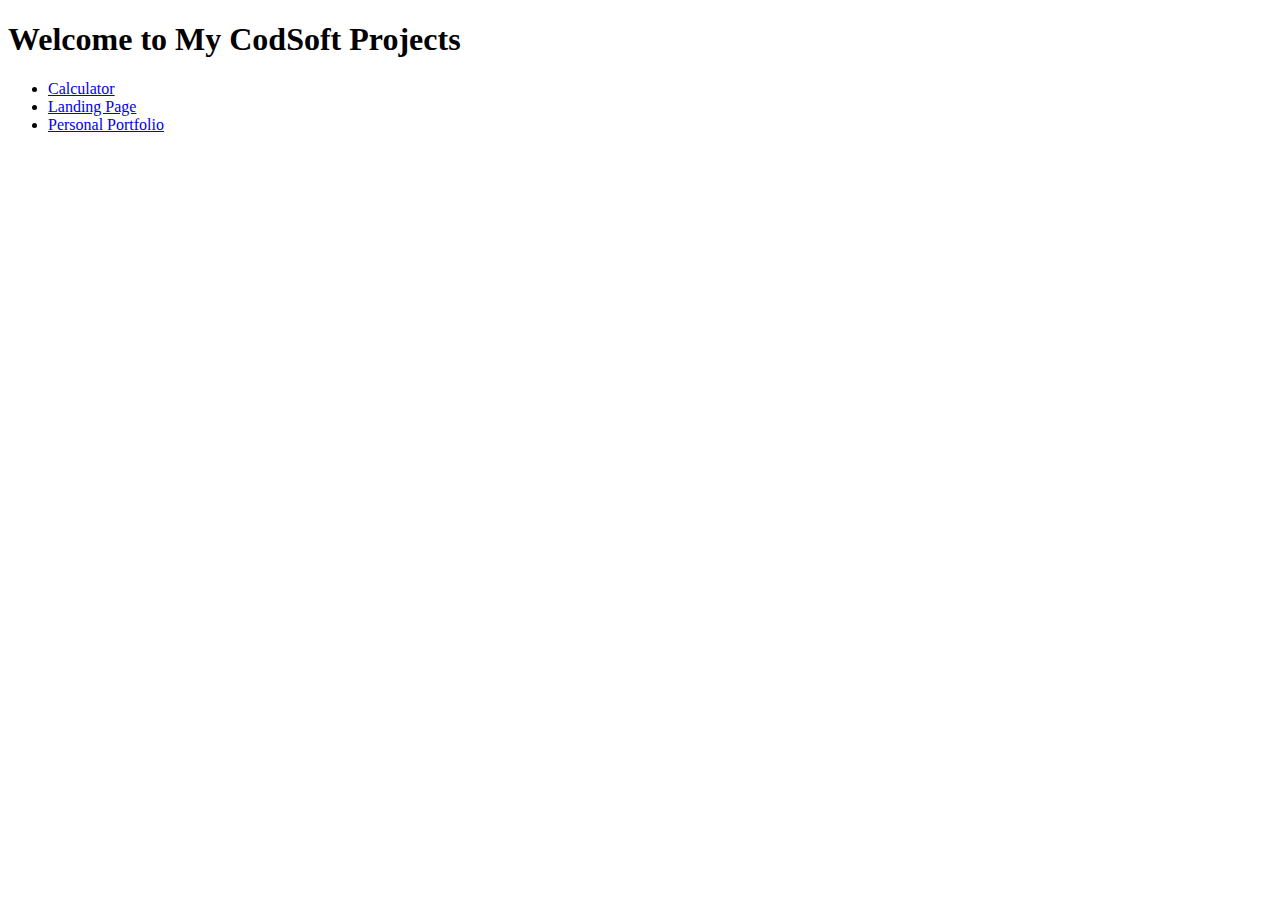
<file: docs/index.html>
<!DOCTYPE html>
<html lang="en">
<head>
  <meta charset="UTF-8">
  <title>My CodSoft Projects</title>
</head>
<body>
  <h1>Welcome to My CodSoft Projects</h1>
  <ul>
    <li><a href="Calculator/" target="_blank">Calculator</a></li>
    <li><a href="Landing_Page/" target="_blank">Landing Page</a></li>
    <li><a href="Personal_Portfolio/" target="_blank">Personal Portfolio</a></li>
  </ul>
</body>
</html>
</file>
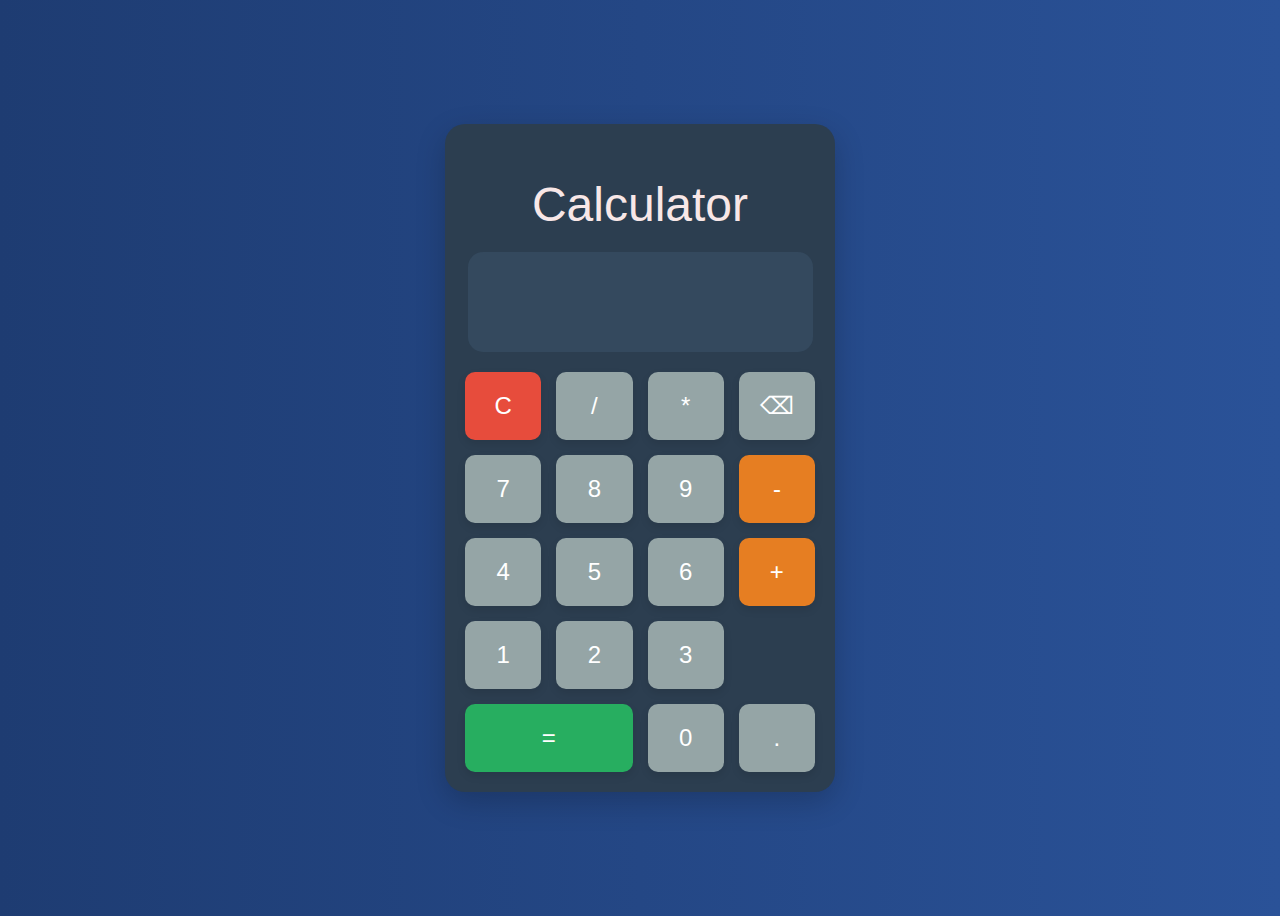
<file: docs/Calculator/index.html>
<!DOCTYPE html>
<html lang="en">
<head>
    <meta charset="UTF-8">
    <meta name="viewport" content="width=device-width, initial-scale=1.0">
    <title>Calculator</title>
    <style>
        body {
            background: url('https://www.transparenttextures.com/patterns/fresh-snow.png') repeat, linear-gradient(to right, #1e3c72, #2a5298); 
            display: flex;
            justify-content: center;
            align-items: center;
            height: 100vh;
            background-color: #eceff1;
            font-family: 'Roboto', sans-serif;
        }
        h1 {
            font-size: 3rem;
            color: #f8e7e7;
            margin-bottom: 20px;
            font-weight: 500;
        }

        .calculator {
            width: 350px;
            background: #2c3e50;
            padding: 20px;
            border-radius: 20px;
            box-shadow: 0 10px 30px rgba(0, 0, 0, 0.2);
            text-align: center;
        }

        .display {
            width: 90%;
            height: 70px;
            font-size: 2.5rem;
            text-align: right;
            padding: 15px;
            background: #34495e;
            color: white;
            border: none;
            border-radius: 15px;
            margin-bottom: 20px;
            letter-spacing: 1px;
        }

        .buttons {
            display: grid;
            grid-template-columns: repeat(4, 1fr);
            gap: 15px;
        }

        button {
            padding: 20px;
            font-size: 1.5rem;
            border: none;
            cursor: pointer;
            border-radius: 10px;
            background: #95a5a6;
            color: white;
            transition: background-color 0.3s;
            box-shadow: 0 4px 8px rgba(0, 0, 0, 0.1);
        }

        button:hover {
            background-color: #7f8c8d;
        }

        button:active {
            transform: scale(0.95);
        }

        .operator {
            background: #e67e22;
        }

        .operator:hover {
            background: #d35400;
        }

        .equal {
            background: #27ae60;
            grid-column: span 2;
        }

        .equal:hover {
            background: #2ecc71;
        }

        .clear {
            background: #e74c3c;
        }

        .clear:hover {
            background: #c0392b;
        }

        .decimal {
            background: #f39c12;
        }

        .decimal:hover {
            background: #f1c40f;
        }
    </style>
</head>
<body>
    <div class="calculator">
        <h1>Calculator</h1>
        <input type="text" class="display" id="display" disabled>
        <div class="buttons">
            <button onclick="clearDisplay()" class="clear">C</button>
            <button onclick="appendValue('/')">/</button>
            <button onclick="appendValue('*')">*</button>
            <button onclick="deleteLast()">⌫</button>
            <button onclick="appendValue('7')">7</button>
            <button onclick="appendValue('8')">8</button>
            <button onclick="appendValue('9')">9</button>
            <button onclick="appendValue('-')" class="operator">-</button>
            <button onclick="appendValue('4')">4</button>
            <button onclick="appendValue('5')">5</button>
            <button onclick="appendValue('6')">6</button>
            <button onclick="appendValue('+')" class="operator">+</button>
            <button onclick="appendValue('1')">1</button>
            <button onclick="appendValue('2')">2</button>
            <button onclick="appendValue('3')">3</button>
            <button onclick="calculateResult()" class="equal">=</button>
            <button onclick="appendValue('0')">0</button>
            <button onclick="appendValue('.')">.</button>
        </div>
    </div>
    <script>
        function appendValue(value) {
            document.getElementById('display').value += value;
        }
        function clearDisplay() {
            document.getElementById('display').value = '';
        }
        function deleteLast() {
            let display = document.getElementById('display');
            display.value = display.value.slice(0, -1);
        }
        function calculateResult() {
            let display = document.getElementById('display');
            try {
                display.value = eval(display.value);
            } catch {
                display.value = 'Error';
            }
        }
    </script>
</body>
</html>
</file>
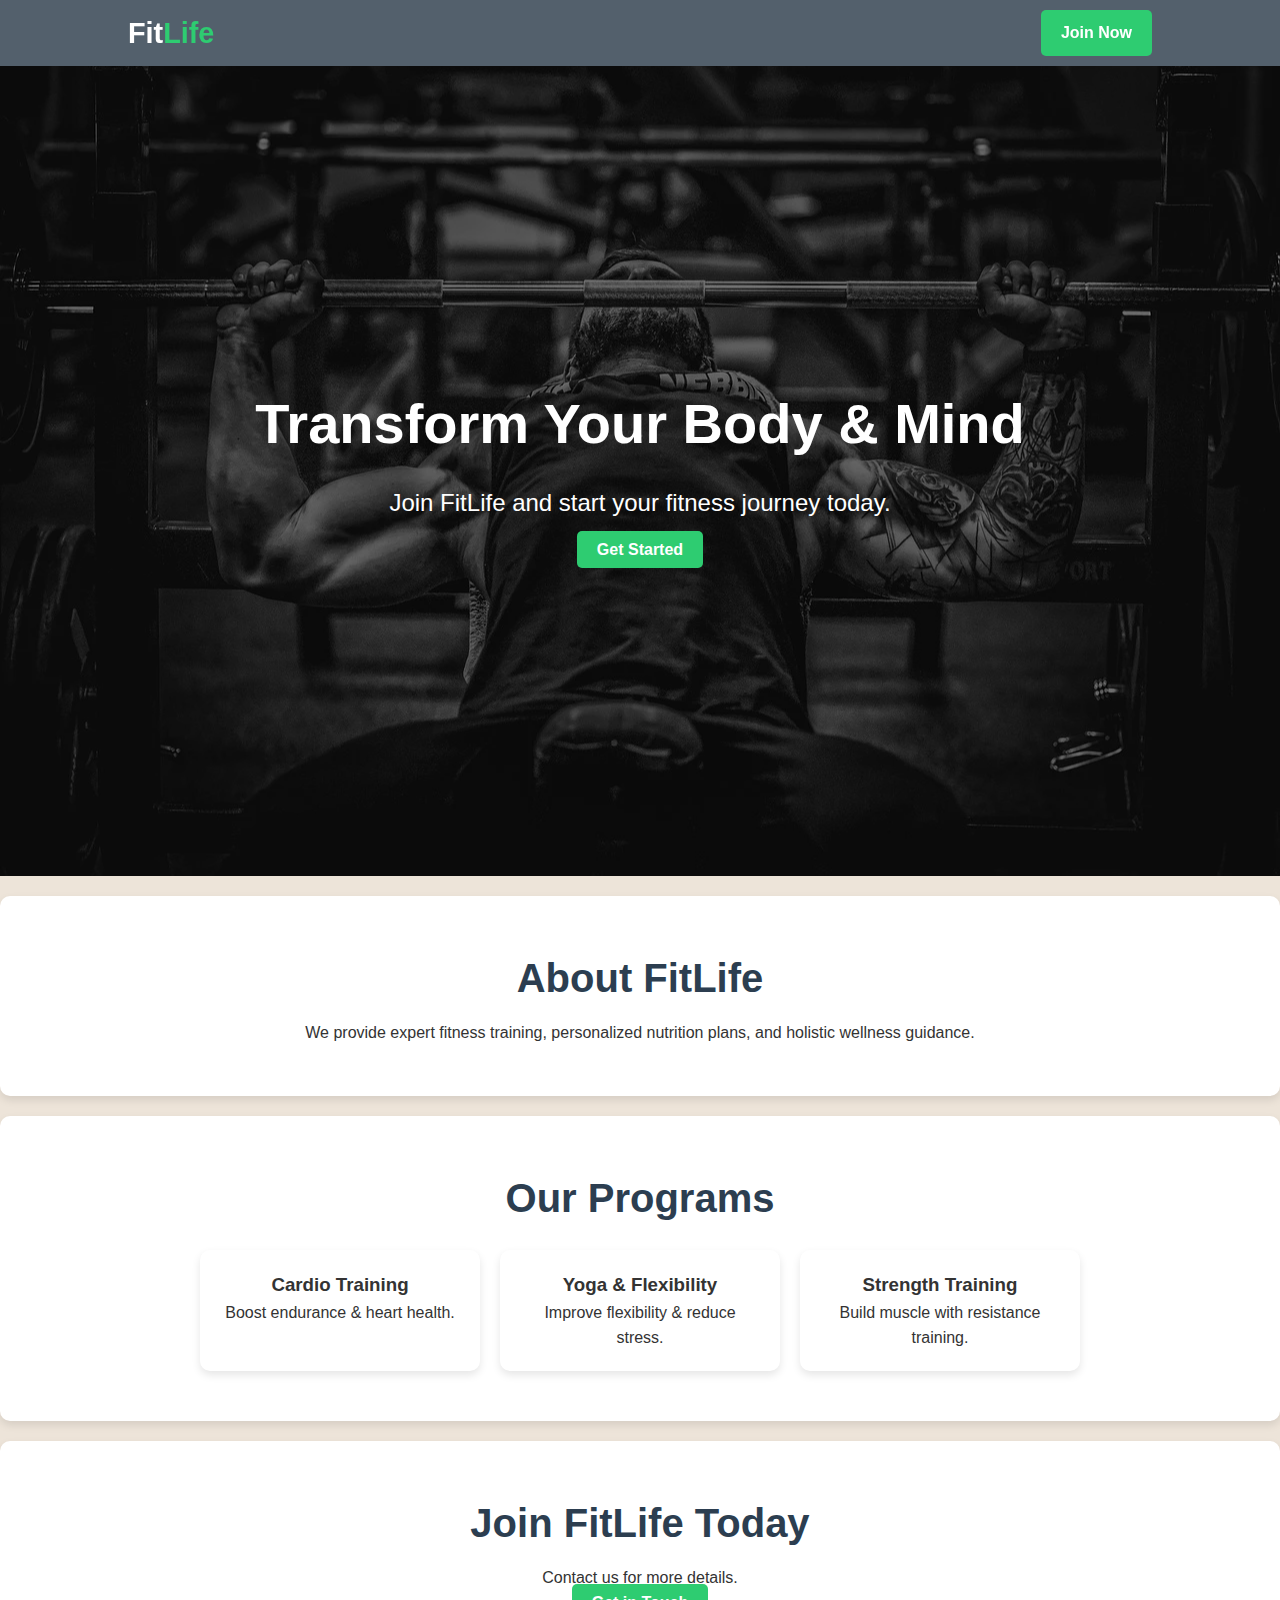
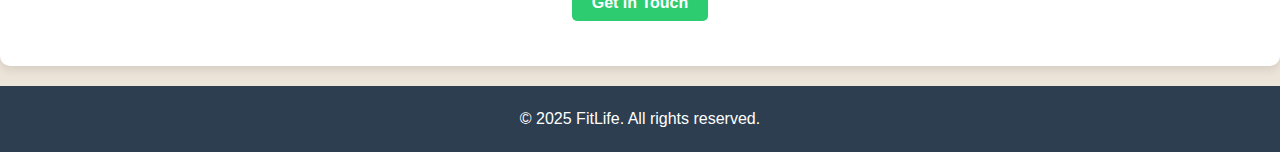
<file: docs/Landing_Page/index.html>
<!DOCTYPE html>
<html lang="en">
<head>
    <meta charset="UTF-8">
    <meta name="viewport" content="width=device-width, initial-scale=1.0">
    <title>FitLife - Fitness & Wellness</title>
    <link rel="stylesheet" href="styles.css">
</head>
<body>
    <nav>
        <div class="logo">Fit<span>Life</span></div>
        <a href="#contact" class="cta-button">Join Now</a>
    </nav>
    <header class="hero">
        <div class="overlay"></div>
        <div class="hero-content">
            <h1>Transform Your Body & Mind</h1>
            <p>Join FitLife and start your fitness journey today.</p>
            <a href="#programs" class="cta-button">Get Started</a>
        </div>
    </header>
    <section id="about" class="section">
        <h2>About FitLife</h2>
        <p>We provide expert fitness training, personalized nutrition plans, and holistic wellness guidance.</p>
    </section>
    <section id="programs" class="section">
        <h2>Our Programs</h2>
        <div class="program-container">
            <div class="program">
                <h3>Cardio Training</h3>
                <p>Boost endurance & heart health.</p>
            </div>
            <div class="program">
                <h3>Yoga & Flexibility</h3>
                <p>Improve flexibility & reduce stress.</p>
            </div>
            <div class="program">
                <h3>Strength Training</h3>
                <p>Build muscle with resistance training.</p>
            </div>
        </div>
    </section>
    <section id="contact" class="section">
        <h2>Join FitLife Today</h2>
        <p>Contact us for more details.</p>
        <a href="mailto:contact@fitnesswellness.com" class="cta-button">Get in Touch</a>
    </section>
    <footer>
        <p>&copy; 2025 FitLife. All rights reserved.</p>
    </footer>
</body>
</html>
</file>
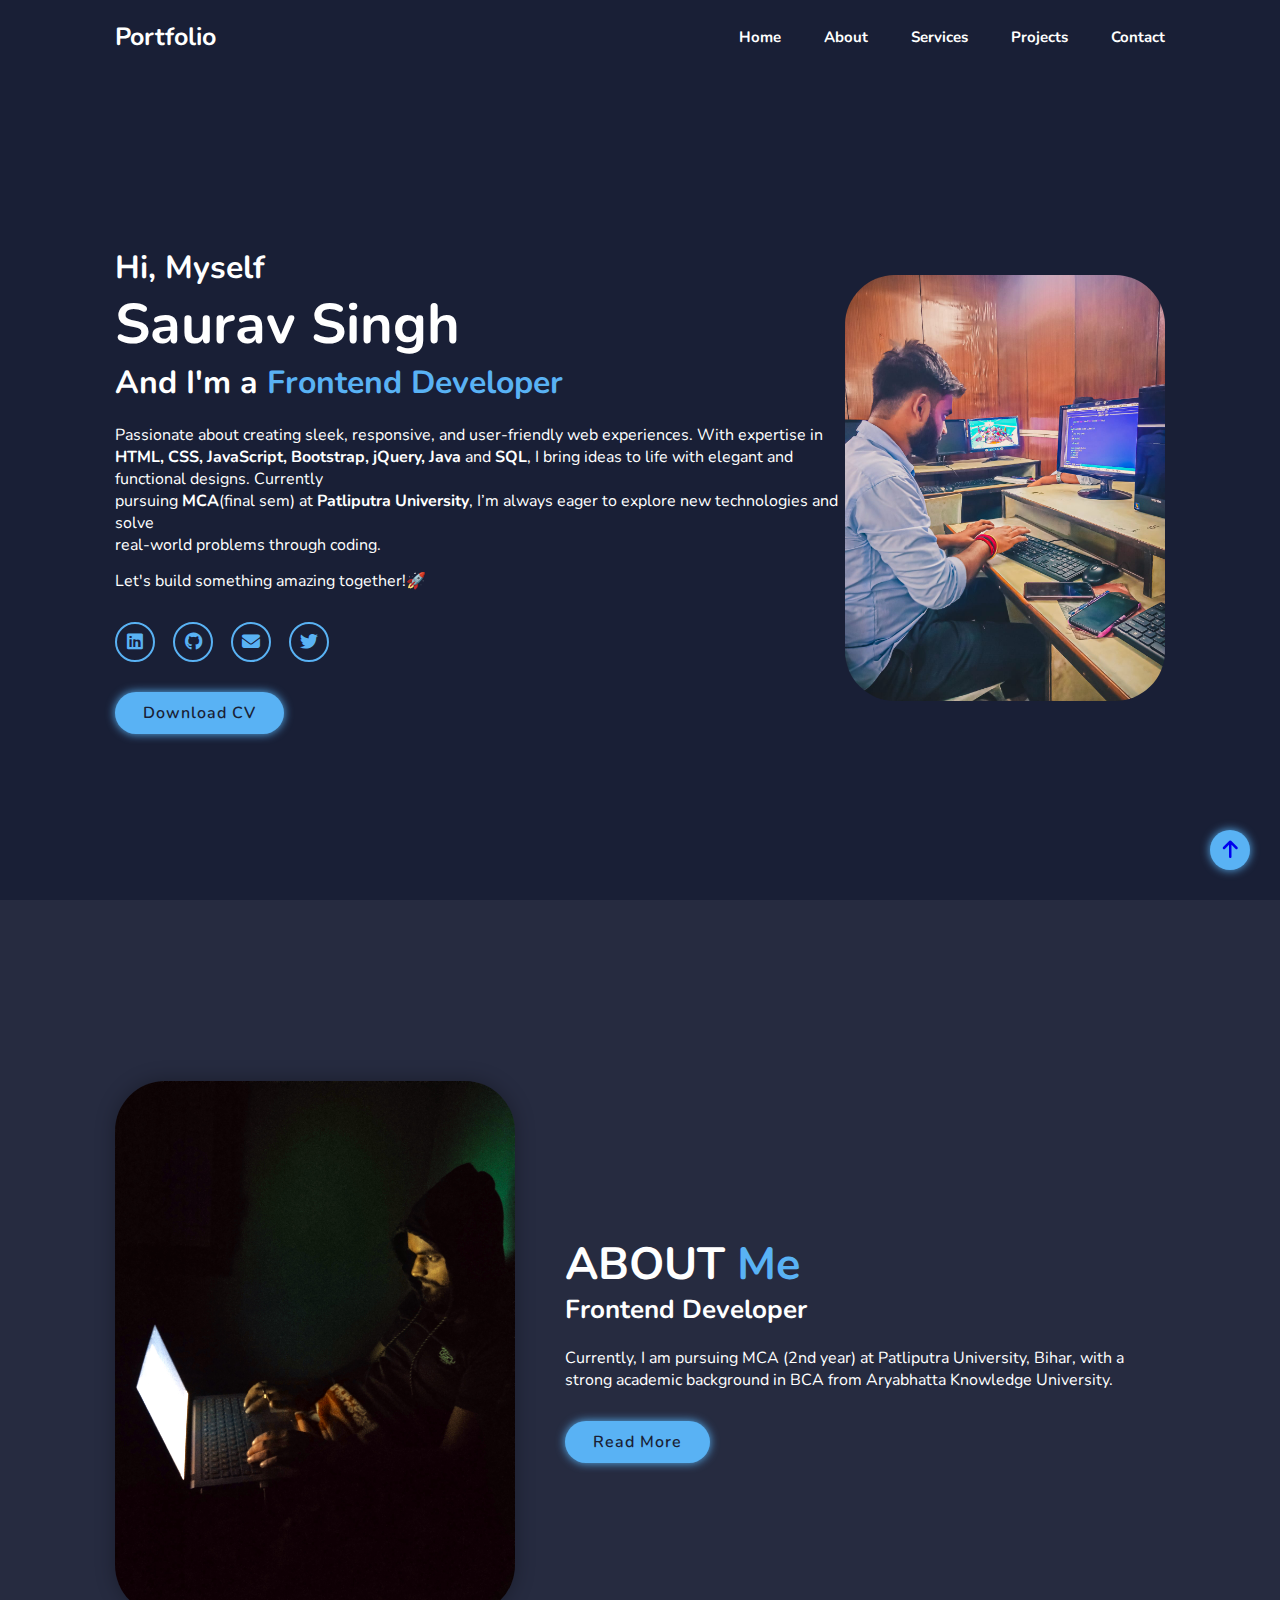
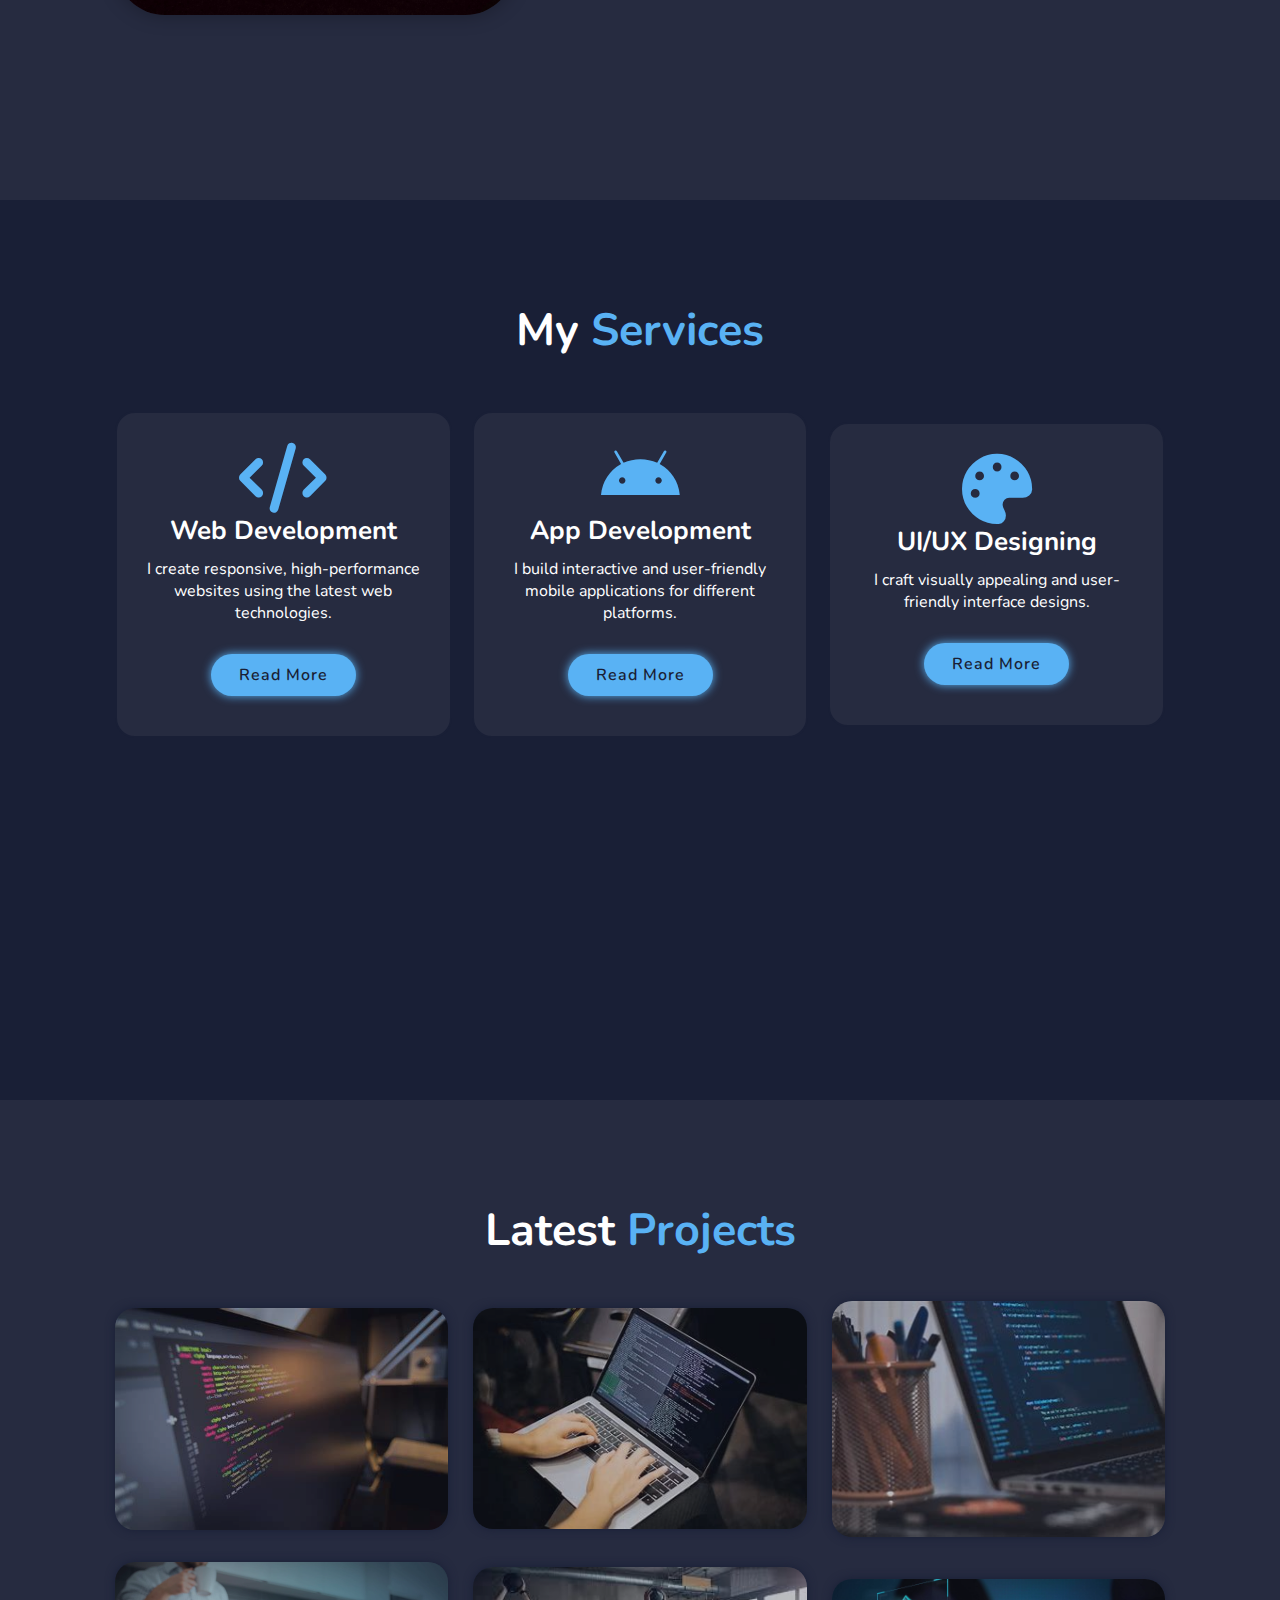
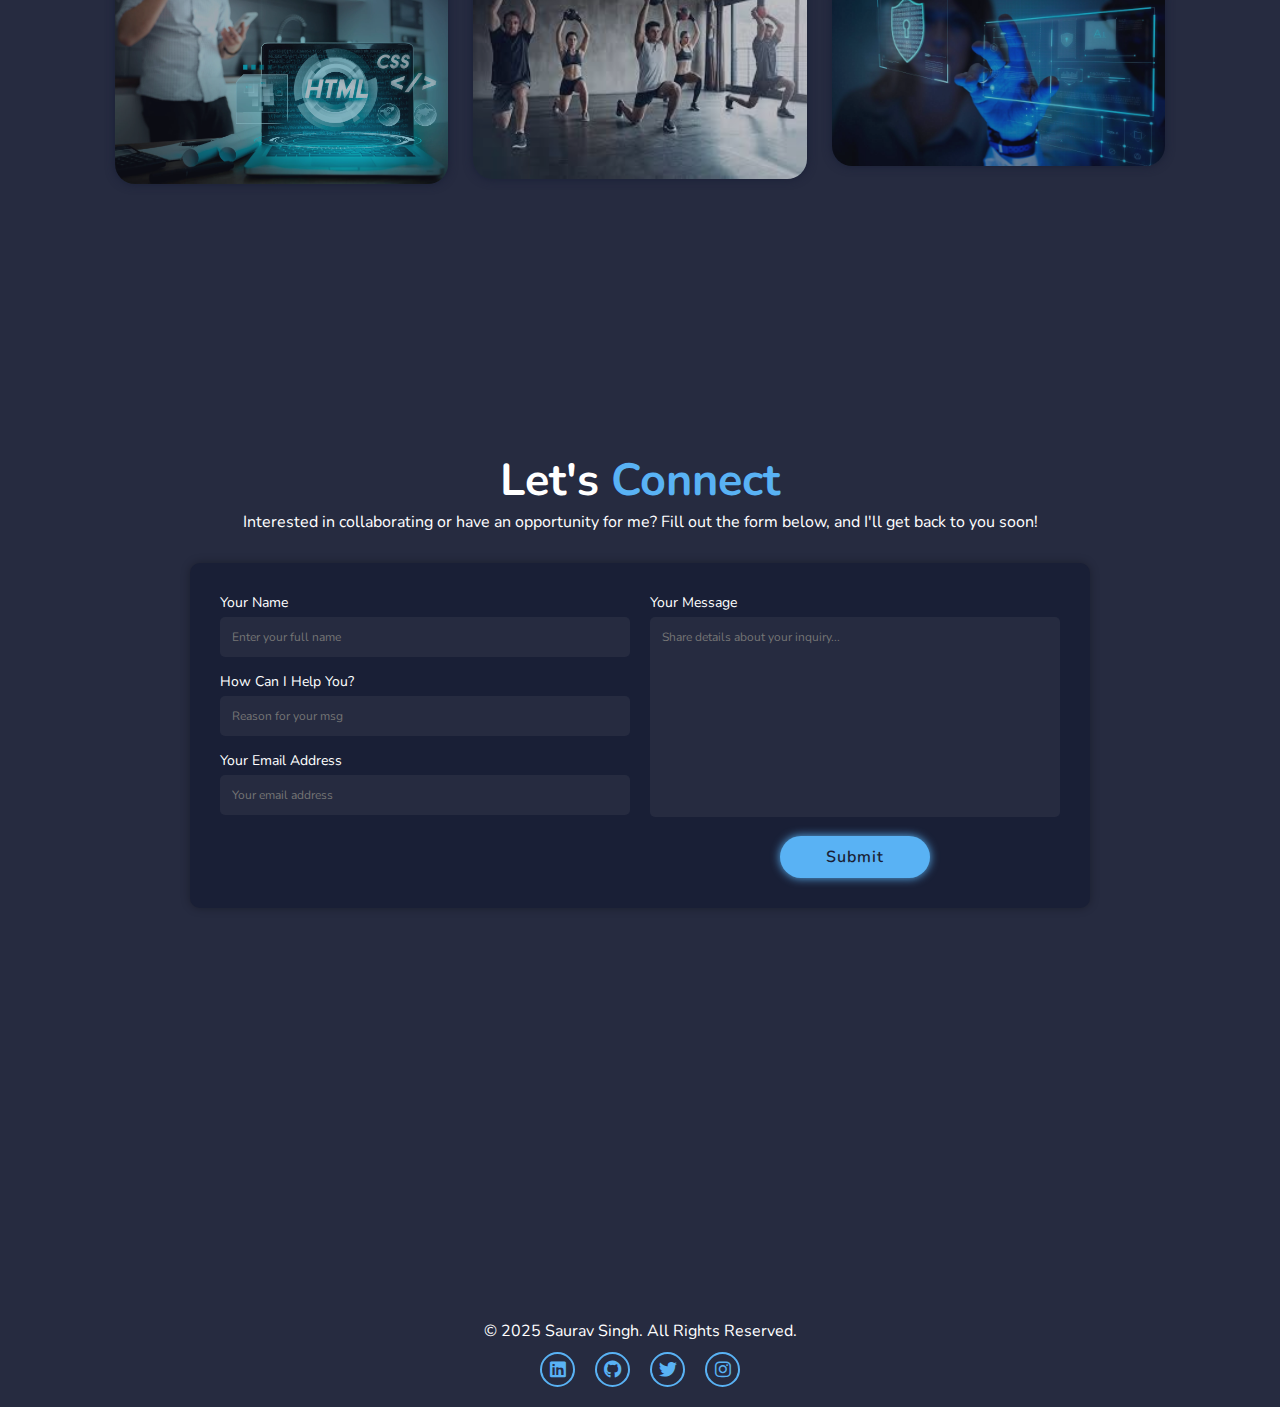
<file: docs/Personal_Portfolio/index.html>
<!DOCTYPE html>
<html lang="en">  
<head>
    <meta charset="UTF-8">
    <meta name="viewport" content="width=device-width, initial-scale=1.0">

    <link rel="stylesheet" href="https://cdnjs.cloudflare.com/ajax/libs/font-awesome/6.7.2/css/all.min.css">
    <link rel="stylesheet" href="styles.css">
    <title>Responsive Personal Portfolio Website Design</title>
</head>
<body>
    <header class="header">
        <a href="#" class="logo">Portfolio</a>
        <i class="fa-solid fa-bars" id="menu-icon"></i>

        <nav class="navbar">
            <a href="#home" class="active">Home</a>
            <a href="#about">About</a>
            <a href="#services">Services</a>
            <a href="#portfolio">Projects</a>
            <a href="#contact">Contact</a>
        </nav>
    </header>
    <section class="home" id="home">
        <div class="home-content">
            <h3>Hi, Myself</h3>
            <h1>Saurav Singh</h1>
            <h3>And I'm a <span>Frontend Developer</span></h3>
            <p>Passionate about creating sleek, responsive, and user-friendly web experiences. With 
                expertise in <b>HTML, CSS, JavaScript, Bootstrap, jQuery, Java</b> and <b>SQL</b>, I bring ideas 
                to life with elegant and functional designs. Currently <br>pursuing <b>MCA</b>(final sem) 
                at <b>Patliputra University</b>, I’m always eager to explore new technologies 
                and solve <br>real-world problems through coding.</p><br>
            <p>Let's build something amazing together!🚀</p>
            <div class="social-media">
                <a href="https://www.linkedin.com/in/saurav-singh-0589372b3" target="_blank"><i class="fa-brands fa-linkedin"></i></a>
                <a href="https://github.com/SrvmCodes" target="_blank "><i class="fab fa-github"></i></a>
                <a href="mailto:sauravsinghm7033@gmail.com"><i class="fas fa-envelope"></i></a>
                <a href="#"><i class="fa-brands fa-twitter"></i></a>
            </div>
                <a href="Saurav_Resume_2.0.pdf" class="button" target="_blank">Download CV</a>
        </div>
        <div class="home-img">
            <img src="lnmi-img.jpg" alt="">
        </div>
    </section>
     
    <section class="about" id="about">
        <div class="about-img">
            <img src="hckr2.jpg" alt="dark_pic">
        </div>
        <div class="about-content">
            <h2 class="heading">ABOUT <span>Me</span></h2>
            <h3>Frontend Developer</h3>
            <p>
                Currently, I am pursuing MCA (2nd year) at Patliputra University, Bihar, with a strong academic background in BCA from Aryabhatta Knowledge University.
            </p>
            <input type="checkbox" id="read-more-toggle">  
            <div class="extra-content">
                <p>
                    My enthusiasm for web development has driven me to gain hands-on experience in API integration, form validation, and dynamic content rendering.
                    I love working on innovative projects and constantly learning new technologies to enhance my skill set.
                </p>
            </div>
            <label for="read-more-toggle" class="button">Read More</label>
        </div>
    </section>
    
    <section class="services" id="services">
        <h2 class="heading">My <span>Services</span></h2>
        <div class="services-container">
            <div class="services-box">
                <i class="fa-solid fa-code"></i>
                <h3>Web Development</h3>
                <p>
                    I create responsive, high-performance websites using the latest web technologies.
                </p>
                <input type="checkbox" id="service-web-toggle">
                <div class="extra-service-content">
                    <p>
                        My expertise includes HTML, CSS, JavaScript, Bootstrap, and API integration. I ensure cross-browser compatibility and clean, maintainable code.
                    </p>
                </div>
                <label for="service-web-toggle" class="button">Read More</label>
            </div>
            <div class="services-box">
                <i class="fa-brands fa-android"></i> 
                <h3>App Development</h3>
                <p>
                    I build interactive and user-friendly mobile applications for different platforms.
                </p>
                <input type="checkbox" id="service-app-toggle">     
                <div class="extra-service-content">
                    <p>
                        My focus is on creating scalable and efficient applications using modern frameworks and tools.
                    </p>
                </div>
                <label for="service-app-toggle" class="button">Read More</label>
            </div>
            <div class="services-box">
                <i class="fa-solid fa-palette"></i>                
                <h3>UI/UX Designing</h3>
                <p>
                    I craft visually appealing and user-friendly interface designs.
                </p>
                <input type="checkbox" id="service-uiux-toggle">
                <div class="extra-service-content">
                    <p>
                        My designs focus on improving user engagement, accessibility, and usability, ensuring a smooth experience for all users.
                    </p>
                </div>
                <label for="service-uiux-toggle" class="button">Read More</label>
            </div>
        </div>
    </section>

    <section class="portfolio" id="portfolio">
        <h2 class="heading">Latest <span>Projects</span></h2>
        <div class="portfolio-container">
            <div class="portfolio-box">
                <img src="1st_Cod_Img.jpeg" alt="Project 1">
                <div class="portfolio-layer">
                    <h4>Cognifyz_Technologies</h4>
                    <p>Dynamic Web Application using HTML, CSS , JavaScript & APIs.</p>
                    <a href="https://srvmcodes.github.io/Cognifyz_Technologies_Project/" target="_blank"><i class="fa-solid fa-up-right-from-square"></i></a>
                </div>
            </div>

            <div class="portfolio-box">
                <img src="Lappi_Img.jpeg" alt="Project 2">
                <div class="portfolio-layer">
                    <h4>Portfolio Website</h4>
                    <p>Responsive personal portfolio website using HTML, CSS & JS.</p>
                    <a href="https://srvmcodes.github.io/CODSOFT/Personal_Portfolio/" target="_blank"><i class="fa-solid fa-up-right-from-square"></i></a>
                </div>
            </div>

            <div class="portfolio-box">
                <img src="2nd_Cod_Img.jpeg" alt="Project 3">
                <div class="portfolio-layer">
                    <h4>Reaction Tesreter</h4>
                    <p>Reaction Tester is a fun game to measure and improve your reaction speed. Click the shape as fast as you can! 🚀</p>
                    <a href="https://srvmcodes.github.io/Reaction_Tester_Game" target="_blank"><i class="fa-solid fa-up-right-from-square"></i></a>
                </div>
            </div>

            <div class="portfolio-box">
                <img src="Calculator_3.jpg" alt="Project 4">
                <div class="portfolio-layer">
                    <h4>Basic Arithmetic Calculator</h4>
                    <p>A simple and efficient calculator for performing basic arithmetic operations with a user-friendly interface.</p>
                    <a href="https://srvmcodes.github.io/Calculator/" target="_blank"><i class="fa-solid fa-up-right-from-square"></i></a>
                </div>
            </div>
            <div class="portfolio-box">
                <img src="1st_Fit.jpeg" alt="Project 4">
                <div class="portfolio-layer">
                    <h4>FitLife Landing Page</h4>
                    <p>A responsive fitness landing page promoting workout programs with clean design and interactive elements.</p>
                    <a href="https://srvmcodes.github.io/FitLife_Landing_Pg/" target="_blank"><i class="fa-solid fa-up-right-from-square"></i></a>
                </div>
            </div>
            <div class="portfolio-box">
                <img src="Aadhaar2.png" alt="Project 4">
                <div class="portfolio-layer">
                    <h4>Smart Aadhar</h4>
                    <p>A Smart Aadhar Card system for managing user identity and details with a simple interface and secure data handling.</p>
                    <a href="https://srvmcodes.github.io/Mimic-Aadhar_Card/" target="_blank"><i class="fa-solid fa-up-right-from-square"></i></a>
                </div>
            </div>
        </div>
    </section>
    
    <section id="contact" class="contact">
        <h2 class="heading">Let's <span>Connect</span></h2>
        <p>Interested in collaborating or have an opportunity for me? Fill out the form below, and I'll get back to you soon!</p>
    
        <form class="contact-form" action="#" method="POST" id="contactForm">
            <div class="contact-details">
                <label for="yourname">Your Name</label>
                <input type="text" id="yourname" name="yourname" placeholder="Enter your full name" required>
    
                <label for="subject">How Can I Help You?</label>
                <input type="text" id="subject" name="subject" placeholder="Reason for your msg" required>
    
                <label for="email">Your Email Address</label>
                <input type="email" id="email" name="email" placeholder="Your email address" required>
            </div>
    
            <div class="message">
                <label for="msg">Your Message</label>
                <textarea id="msg" name="message" rows="5" placeholder="Share details about your inquiry..." required></textarea>
                <button type="submit" class="button">Submit</button>
            </div>
        </form>
    
        <p id="successMessage" style="display:none; color:green;">Your message has been sent successfully!</p>
    </section>
    
    <script>
    document.getElementById('contactForm').addEventListener('submit', function(event) {
        event.preventDefault(); 
        document.getElementById('successMessage').style.display = 'block'; 
    });
    </script>

<footer class="footer"> 
    <div class="footer-container">
        <p>© 2025 Saurav Singh. All Rights Reserved.</p>
        <div class="footer-icons">
            <a href="#"><i class="fa-brands fa-linkedin"></i></a>
            <a href="#"><i class="fa-brands fa-github"></i></a>
            <a href="#"><i class="fa-brands fa-twitter"></i></a>
            <a href="#"><i class="fa-brands fa-instagram"></i></a>
        </div>
    </div>
    <button onclick="scrollToTop()" class="scroll-top">
        <a href="#home" class="active"><i class="fa-solid fa-arrow-up"></i></a>
    </button>
</footer>
</body>
</html>
</file>
<file: docs/Landing_Page/styles.css>
* {
    margin: 0;
    padding: 0;
    box-sizing: border-box;
    font-family: 'Arial', sans-serif;
}

body {
    background: #f5f5f5;
    color: #333;
    text-align: center;
    line-height: 1.6;
background-color: rgb(237, 228, 217);}

nav {
    display: flex;
    justify-content: space-between;
    align-items: center;
    background: rgba(44, 62, 80, 0.8); 
    padding: 10px 10%;
    position: sticky;
    top: 0;
    width: 100%;
    z-index: 1000;
}

nav .logo {
    font-size: 1.8em;
    font-weight: bold;
    color: white;
}

nav .logo span {
    color: #2ecc71;
}

.cta-button {
    background: #2ecc71;
    color: white;
    padding: 10px 20px;
    text-decoration: none;
    border-radius: 5px;
    font-weight: bold;
    transition: 0.3s;
}

.cta-button:hover {
    background: #27ae60;
}

.hero {
    background: url('Gym2.jpg') no-repeat center center/cover;
    height: 90vh;
    display: flex;
    justify-content: center;
    align-items: center;
    text-align: center;
    color: white;
    position: relative;
}

.overlay {
    position: absolute;
    top: 0;
    left: 0;
    width: 100%;
    height: 100%;
    background: rgba(0, 0, 0, 0.5);
}

.hero-content {
    position: relative;
    z-index: 2;
}

.hero-content h1 {
    font-size: 3.5em;
    font-weight: bold;
}

.hero-content p {
    font-size: 1.5em;
    margin: 15px 0;
}

.section {
    padding: 50px 10%;
    background: white;
    margin: 20px auto;
    border-radius: 10px;
    box-shadow: 0 4px 8px rgba(0, 0, 0, 0.1);
}

.section h2 {
    color: #2c3e50;
    font-size: 2.5em;
    margin-bottom: 10px;
}

.program-container {
    display: flex;
    justify-content: center;
    gap: 20px;
    flex-wrap: wrap;
    margin-top: 20px;
}

.program {
    background: white;
    padding: 20px;
    border-radius: 10px;
    box-shadow: 0 4px 8px rgba(0, 0, 0, 0.1);
    text-align: center;
    width: 280px;
    transition: transform 0.3s;
}

.program:hover {
    transform: scale(1.05);
}

footer {
    text-align: center;
    padding: 20px;
    background: #2c3e50;
    color: white;
    margin-top: 20px;
}
</file>
<file: docs/Personal_Portfolio/styles.css>
@import url('https://fonts.googleapis.com/css2?family=Nunito:ital,wght@0,200..1000;1,200..1000&display=swap');

*{
    margin: 0;
    padding: 0;
    box-sizing: border-box;
    text-decoration: none;
    border: none;
    outline: none;
    scroll-behavior: smooth;
    font-family: "Nunito", sans-serif;
}

:root {
    --bg-color: #191f36;
    --snd-bg-color: #262B40;
    --text-color: #fff;
    --main-color: #59B2F4;
}
html{
    font-size: 62.5%;
    overflow-x: hidden;
}

body{
    background: var(--bg-color);
    color: var(--text-color);
}

section{
    min-height: 100vh;
    padding: 10rem 9% 2rem;
}

.header{
    position: fixed;
    top: 0;
    left: 0;
    width: 100%;
    padding: 2rem 9%;
    background: var(--bg-color);
    display: flex;
    justify-content: space-between;
    align-items: center;
    z-index: 100;
}

.logo{
    font-size: 2.5rem;
    color: var(--text-color);
    font-weight: 700;
    cursor: default;
}

.navbar a{
    font-size: 1.5rem;
    color: var(--text-color);
    margin-left: 4rem;
    font-weight: 700;
}

.navbar a:hover,
.navbar a.active{
    color: var(--text-color);
}

#menu-icon{
    font-size: 3.6rem;
    color: var(--text-color);
    display: none;
}

.home{
    display: flex;
    justify-content: center;
    align-items: center;
}

.home-content h3{
    font-size: 3.2rem;
    font-weight: 700;
}

.home-content h3:nth-of-type(2){
    margin-bottom: 2rem;
}

span{
    color: var(--main-color);
}

.home-content h1{
    font-size: 5.6rem;
    font-weight: 700;
    line-height: 1.3;
}

.home-img img{
   border-radius: 50px;
   width: 25vw;
   animation: floatImage 4s ease-in-out infinite;
}

@keyframes floatImage{
   0%{
       transform: translateY(0);
   } 
   50%{
       transform: translateY(-2.4rem);
   }
   100%{
    transform: translateY(0);
   }
}

.home-content p{
    font-size: 1.6rem;
}

.social-media a{
    display: inline-flex;
    justify-content: center;
    align-items: center;
    width: 4rem;
    height: 4rem;
    margin: 3rem 1.5rem 3rem 0;
    background: transparent;
    border: 2px solid var(--main-color);
    border-radius: 50%;
    font-size: 1.8rem;
    color: var(--main-color);
    transition: 0.3s ease-in-out;

}
    
.social-media a:hover{
    background: var(--main-color);
    color: var(--snd-bg-color);
    box-shadow: 0 0 1rem var(--main-color);
}

.button{
    display: inline-block;
    padding: 1rem 2.8rem;
    background: var(--main-color);
    border-radius: 4rem;
    box-shadow: 0 0 1rem var(--main-color);
    font-size: 1.6rem;
    color: var(--bg-color);
    letter-spacing: .1rem;
    font-weight: 600;
    transition: .5s ease;
}

.button:hover{
    box-shadow: none;
} 

.about {
    display: flex;
    justify-content: center;
    align-items: center;
    gap: 5rem;
    background: var(--snd-bg-color);
    padding: 10rem 9%;
}

.about-img img {
    width: 35vw;
    max-width: 400px;
    border-radius: 50px;
    box-shadow: 0 0 20px rgba(0, 0, 0, 0.3);
}

.heading{
    text-align: center;
    font-size: 4.5rem;
}

 .about-content h2{
    text-align: left;
    line-height: 1.2;
 }

 .about-content h3{
    font-size: 2.6rem;
 }

 .about-content p{
    font-size: 1.6rem;
    margin: 2rem 0 3rem;
 }

#read-more-toggle {
    display: none;
}

.extra-content {
    display: none;
    margin-top: 1rem;
}

#read-more-toggle:checked + .extra-content {
    display: block;
}

#read-more-toggle:checked + .extra-content + label {
    margin-top: 1rem;
}

label.button {
    cursor: pointer;
    display: inline-block;
    background: var(--main-color);
    color: var(--bg-color);
    padding: 1rem 2.8rem;
    border-radius: 4rem;
    box-shadow: 0 0 1rem var(--main-color);
    font-size: 1.6rem;
    font-weight: 600;
    transition: 0.5s ease;
    text-align: center;
}

label.button:hover {
    box-shadow: none;
}
  
 .services h2{
    margin-bottom: 5rem;
 }

 .services-container{
    display: flex;
    justify-content: center;
    align-items: center;
    flex-wrap: wrap;
    gap: 2rem;
 }

 .services-container .services-box{
    flex: 1 1 30rem;
    background: var(--snd-bg-color);
    padding: 3rem 2rem 4rem;
    border-radius: 2rem;
    text-align: center;
    border: .2rem solid var(--bg-color);
    transform: .5s ease;
 }

 .services-container .services-box:hover{
    border-color: var(--main-color);
    transform: scale(1.02);
 }

 .services-box i{
    font-size: 7rem;
    color: var(--main-color);
 }

 .services-box h3{
    font-size: 2.6rem;
 }

 .services-box p{
    font-size: 1.6rem;
    margin: 1rem 0 3rem;
 }

 .portfolio{
    background: var(--snd-bg-color);
 }

 .portfolio h2{
    margin-bottom: 4rem;
 }

input[type="checkbox"] {
    display: none;
}

.extra-service-content {
    display: none;
    margin-top: 1rem;
}

input[type="checkbox"]:checked + .extra-service-content {
    display: block;
}

input[type="checkbox"]:checked + .extra-service-content + label {
    margin-top: 1rem;
}

.portfolio-container{
    display: grid;
    grid-template-columns: repeat(3, 1fr);
    align-items: center;
    gap: 2.5rem;
}

.portfolio-container .portfolio-box{
    position: relative; 
    border-radius: 2rem;
    box-shadow: 0 0 1rem var(--bg-color);
    overflow: hidden;
    display: flex;
}

.portfolio-box img{
    width: 100%;
    transition: .5s ease;
    opacity: 0.7;
}

.portfolio-box:hover img{
    transform: scale(1.1);
}

.portfolio-box .portfolio-layer{
    position: absolute;
    bottom: 0;
    left: 0;
    width: 100%;
    height: 100%;
    background: linear-gradient(rgba(0, 0, 0, 0.1), var(--main-color));
    display: flex;
    justify-content: center;
    align-items: center;
    flex-direction: column;
    text-align: center;
    padding: 0 4rem;
    transform: translateY(100%);
    transition: .5s ease;
}

.portfolio-box:hover .portfolio-layer{
    transform: translateY(0);
}

.portfolio-layer h4{
    font-size: 3rem;
}

.portfolio-layer p{
    font-size: 1.6rem;
    margin: .3rem 0 1rem;
}

.portfolio-layer a{
    display: inline-flex;
    justify-content: center;
    align-items: center;
    width: 5rem;
    height: 5rem;
    background: var(--text-color);
    border-radius: 50%;
}

.portfolio-layer a i{
    font-size: 2rem;
    color: var(--snd-bg-color);
}

.contact {
    width: 100%;
    padding: 50px 0;
    background: var(--snd-bg-color);
    text-align: center;
}

.contact p {
    font-size: 1.6rem;
    color: var(--text-color);
    margin-bottom: 30px;
}

.contact-form {
    display: flex;
    flex-wrap: wrap;
    justify-content: center;
    max-width: 900px;
    margin: auto;
    background: var(--bg-color);
    padding: 30px;
    border-radius: 10px;
    box-shadow: 0 0 10px rgba(0, 0, 0, 0.3);
}

.contact-details {
    flex: 1;
    margin-right: 20px;
}

.contact-details label, .message label {
    font-size: 1.4rem;
    color: var(--text-color);
    margin-bottom: 5px;
    display: block;
    text-align: left;
}

.contact-details input, .message textarea {
    width: 100%;
    padding: 12px;
    border-radius: 5px;
    border: none;
    background: var(--snd-bg-color);
    color: var(--text-color);
    font-size: 1.2rem;
    margin-bottom: 15px;
}

.message {
    flex: 1;
}

.message textarea {
    height: 200px;
    resize: none;
}

button {
    width: 150px;
    padding: 12px;
    border: none;
    border-radius: 5px;
    background: var(--main-color);
    color: var(--text-color);
    font-size: 1.4rem;
    font-weight: bold;
    cursor: pointer;
    transition: 0.3s;
}

button:hover {
    box-shadow: none;
}

.footer {
    background: var(--snd-bg-color);
    padding: 2rem 0;
    text-align: center;
}

.footer-container {
    max-width: 1100px;
    margin: 0 auto;
    color: var(--text-color);
    font-size: 1.6rem;
}

.footer-icons {
    margin-top: 1rem;
}

.footer-icons a {
    display: inline-flex;
    justify-content: center;
    align-items: center;
    width: 3.5rem;
    height: 3.5rem;
    margin: 0 0.8rem;
    background: transparent;
    border: 2px solid var(--main-color);
    border-radius: 50%;
    font-size: 1.8rem;
    color: var(--main-color);
    transition: 0.3s ease-in-out;
}

.footer-icons a:hover {
    background: var(--main-color);
    color: var(--snd-bg-color);
    box-shadow: 0 0 1rem var(--main-color);
}

.scroll-top {
    position: fixed;
    bottom: 3rem;
    right: 3rem;
    width: 4rem;
    height: 4rem;
    background: var(--main-color);
    border: none;
    border-radius: 50%;
    display: flex;
    justify-content: center;
    align-items: center;
    font-size: 2rem;
    color: var(--snd-bg-color);
    cursor: pointer;
    transition: 0.3s ease;
    box-shadow: 0 0 1rem var(--main-color);
}

.scroll-top:hover {
    background: var(--main-color);
    color: var(--main-color);
    box-shadow: none;

}

@media (max-width: 1024px) {
    html {
        font-size: 55%;
    }

    .header {
        padding: 2rem 5%;
    }

    .portfolio-container {
        grid-template-columns: repeat(2, 1fr);
    }
}

@media (max-width: 768px) {
    html {
        font-size: 55%;
    }

     #menu-icon {
        display: block;
        cursor: pointer;
    } 

    .navbar {
        position: absolute;
        top: 100%;
        left: 0;
        width: 100%;
        background: var(--snd-bg-color);
        display: contents;
        flex-direction: column;
        text-align: center;
        padding: 2rem 0;
    }

    .navbar a {
        display: block;
        padding: .5rem;
        margin: 0.5rem 0;
    }

    .home {
        flex-direction: column;
        text-align: center;
    }

    .home-img img {
        width: 40vw;
        height: 50vw;
    }

    .portfolio-container {
        grid-template-columns: repeat(1, 1fr);
    }

    .services-container {
        flex-direction: column;
    }
}

@media (max-width: 480px) {
    html {
        font-size: 45%;
    }

    .home-content h1 {
        font-size: 4.5rem;
    }

    .home-img img {
        width: 600vw;
    }

    .contact-form {
        flex-direction: column;
    }
}
</file>
